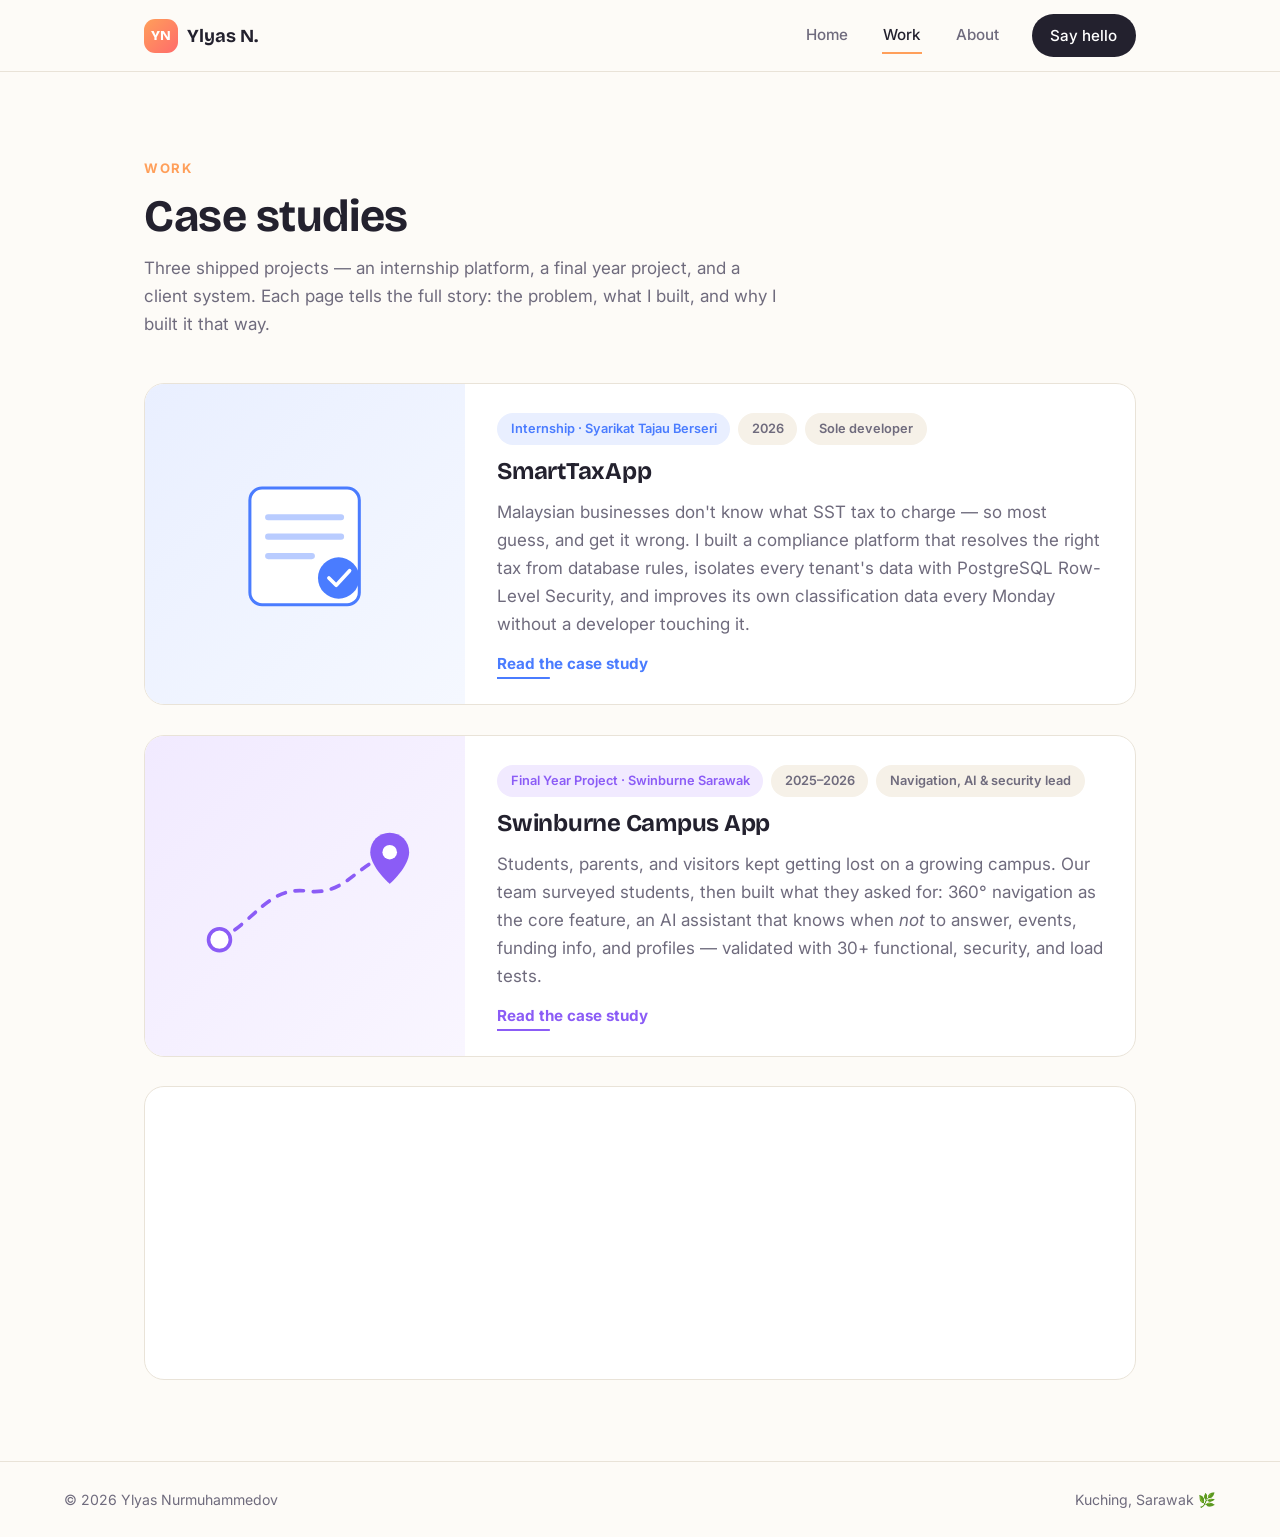
<file: work.html>
<!DOCTYPE html>
<html lang="en">
<head>
  <meta charset="UTF-8" />
  <meta name="viewport" content="width=device-width, initial-scale=1.0" />
  <title>Work — Ylyas Nurmuhammedov</title>
  <meta name="description" content="Case studies: SmartTaxApp, Swinburne Campus App, Semangoh Park Guard System." />
  <link rel="preconnect" href="https://fonts.googleapis.com" />
  <link rel="preconnect" href="https://fonts.gstatic.com" crossorigin />
  <link href="https://fonts.googleapis.com/css2?family=Bricolage+Grotesque:wght@400..800&family=Inter:wght@400..800&display=swap" rel="stylesheet" />
  <link rel="stylesheet" href="css/style.css?v=10" />
</head>
<body>

  <div class="progress" aria-hidden="true"></div>

  <header class="site-header">
    <div class="site-header__in">
      <a class="logo" href="index.html"><span class="logo__mark">YN</span>Ylyas N.</a>
      <button class="nav-toggle" aria-label="Menu"><span></span><span></span><span></span></button>
      <nav class="site-nav">
        <a href="index.html">Home</a>
        <a href="work.html">Work</a>
        <a href="about.html">About</a>
        <a class="btn-nav" href="mailto:nurmuhammedovylyas0909@gmail.com">Say hello</a>
      </nav>
    </div>
  </header>

  <main>
    <section class="section">
      <div class="wrap">
        <div class="section-head fade in">
          <span class="kicker">Work</span>
          <h2>Case studies</h2>
          <p>Three shipped projects — an internship platform, a final year project, and a client system. Each page tells the full story: the problem, what I built, and why I built it that way.</p>
        </div>

        <div class="work-list">
          <a class="work-row pcard--blue fade" href="smarttax.html">
            <div class="pcard__art" aria-hidden="true">
              <svg viewBox="0 0 200 120" fill="none">
                <rect x="55" y="14" width="90" height="96" rx="10" fill="#fff" stroke="#4a7cff" stroke-width="2.5"/>
                <path d="M70 38h60M70 54h60M70 70h36" stroke="#b9ccff" stroke-width="5" stroke-linecap="round"/>
                <circle cx="128" cy="88" r="17" fill="#4a7cff"/>
                <path d="M120 88l6 6 11-12" stroke="#fff" stroke-width="3" stroke-linecap="round" stroke-linejoin="round" fill="none"/>
              </svg>
            </div>
            <div class="work-row__body">
              <div class="pcard__meta">
                <span class="pill pill--blue">Internship · Syarikat Tajau Berseri</span>
                <span class="pill">2026</span>
                <span class="pill">Sole developer</span>
              </div>
              <h3>SmartTaxApp</h3>
              <p>Malaysian businesses don't know what SST tax to charge — so most guess, and get it wrong. I built a compliance platform that resolves the right tax from database rules, isolates every tenant's data with PostgreSQL Row-Level Security, and improves its own classification data every Monday without a developer touching it.</p>
              <span class="pcard__go" style="color: var(--blue);">Read the case study</span>
            </div>
          </a>

          <a class="work-row pcard--violet fade" href="campus.html">
            <div class="pcard__art" aria-hidden="true">
              <svg viewBox="0 0 200 120" fill="none">
                <path d="M30 96 C60 80 70 52 102 56 C134 60 142 34 170 26" stroke="#8b5cf6" stroke-width="3" stroke-dasharray="7 8" stroke-linecap="round"/>
                <circle cx="30" cy="96" r="9" fill="#fff" stroke="#8b5cf6" stroke-width="3"/>
                <path d="M170 8c-9 0-16 7-16 16 0 12 16 26 16 26s16-14 16-26c0-9-7-16-16-16z" fill="#8b5cf6"/>
                <circle cx="170" cy="24" r="6" fill="#fff"/>
              </svg>
            </div>
            <div class="work-row__body">
              <div class="pcard__meta">
                <span class="pill pill--violet">Final Year Project · Swinburne Sarawak</span>
                <span class="pill">2025–2026</span>
                <span class="pill">Navigation, AI &amp; security lead</span>
              </div>
              <h3>Swinburne Campus App</h3>
              <p>Students, parents, and visitors kept getting lost on a growing campus. Our team surveyed students, then built what they asked for: 360° navigation as the core feature, an AI assistant that knows when <em>not</em> to answer, events, funding info, and profiles — validated with 30+ functional, security, and load tests.</p>
              <span class="pcard__go" style="color: var(--violet);">Read the case study</span>
            </div>
          </a>

          <a class="work-row pcard--green fade" href="semangoh.html">
            <div class="pcard__art" aria-hidden="true">
              <svg viewBox="0 0 200 120" fill="none">
                <path d="M100 100c0-34 14-58 44-66-2 34-16 56-44 66z" fill="#1f9d61"/>
                <path d="M100 100c0-28-12-48-36-55 2 28 14 46 36 55z" fill="#5fc78f"/>
                <path d="M100 100v8" stroke="#1f9d61" stroke-width="3" stroke-linecap="round"/>
                <path d="M132 28c6-6 16-6 22 0M138 36c3-3 8-3 11 0" stroke="#1f9d61" stroke-width="2.5" stroke-linecap="round"/>
              </svg>
            </div>
            <div class="work-row__body">
              <div class="pcard__meta">
                <span class="pill pill--green">Client project · Semangoh Wildlife Centre</span>
                <span class="pill">2025–2026</span>
                <span class="pill">IoT + ML + App</span>
              </div>
              <h3>Semangoh Park Guard System</h3>
              <p>A wildlife centre with endangered plants and no early-warning system for intrusions. We walked the rainforest zones first, then built ESP32 sensor devices with clean one-event-one-record alerting, a real-time ranger dashboard, and an AI model that identifies rare plants from a phone camera.</p>
              <span class="pcard__go" style="color: var(--green);">Read the case study</span>
            </div>
          </a>
        </div>
      </div>
    </section>
  </main>

  <footer class="site-footer">
    <span>© 2026 Ylyas Nurmuhammedov</span>
    <span>Kuching, Sarawak 🌿</span>
  </footer>

  <script src="js/site.js?v=5"></script>
</body>
</html>
</file>
<file: css/style.css>
/* ============================================================
   Ylyas Nurmuhammedov — portfolio v2
   Warm, friendly, multi-page. Native scroll, light animations.
   ============================================================ */

/* ---------- tokens ---------- */
:root {
  --bg:        #fdfbf7;
  --bg-soft:   #f6f1e8;
  --card:      #ffffff;
  --ink:       #23212e;
  --muted:     #6f6b7d;
  --line:      #e9e3d8;

  --blue:      #4a7cff;   /* SmartTax */
  --blue-soft: #e9efff;
  --violet:    #8b5cf6;   /* Campus app */
  --violet-soft:#f1eaff;
  --green:     #1f9d61;   /* Semangoh */
  --green-soft:#e3f5eb;
  --peach:     #ff9f5a;
  --peach-soft:#fff0e2;
  --coral:     #ff6b6b;

  --f-display: "Bricolage Grotesque", sans-serif;
  --f-body:    "Inter", sans-serif;

  --r: 20px;
  --shadow: 0 12px 32px rgba(35, 33, 46, 0.08);
  --shadow-lg: 0 24px 60px rgba(35, 33, 46, 0.12);
  --pad-x: clamp(1.25rem, 5vw, 4rem);
  --maxw: 1120px;
}

/* ---------- base ---------- */
*, *::before, *::after { box-sizing: border-box; margin: 0; padding: 0; }

html { scroll-behavior: smooth; }

body {
  background: var(--bg);
  color: var(--ink);
  font-family: var(--f-body);
  font-size: 1.0625rem;
  line-height: 1.65;
  -webkit-font-smoothing: antialiased;
}

h1, h2, h3, h4 { font-family: var(--f-display); line-height: 1.12; letter-spacing: -0.01em; }

a { color: inherit; text-decoration: none; }
img { display: block; max-width: 100%; }

.wrap { max-width: var(--maxw); margin: 0 auto; padding-left: var(--pad-x); padding-right: var(--pad-x); }

::selection { background: var(--peach); color: #fff; }

/* ---------- reveal on scroll (lightweight) ---------- */
.fade {
  opacity: 0;
  transform: translateY(18px);
  transition: opacity 0.7s ease, transform 0.7s cubic-bezier(0.22, 1, 0.36, 1);
}
.fade.in { opacity: 1; transform: none; }
@media (prefers-reduced-motion: reduce) {
  .fade { opacity: 1; transform: none; transition: none; }
  html { scroll-behavior: auto; }
}

/* ---------- header ---------- */
.site-header {
  position: sticky;
  top: 0;
  z-index: 50;
  background: rgba(253, 251, 247, 0.85);
  backdrop-filter: blur(12px);
  border-bottom: 1px solid var(--line);
}
.site-header__in {
  max-width: var(--maxw);
  margin: 0 auto;
  padding: 0.9rem var(--pad-x);
  display: flex;
  align-items: center;
  justify-content: space-between;
  gap: 1.5rem;
}
.logo {
  font-family: var(--f-display);
  font-weight: 700;
  font-size: 1.15rem;
  display: flex; align-items: center; gap: 0.55rem;
}
.logo__mark {
  width: 34px; height: 34px;
  border-radius: 11px;
  background: linear-gradient(135deg, var(--peach), var(--coral));
  color: #fff;
  display: grid; place-items: center;
  font-size: 0.85rem;
  font-weight: 800;
}
.site-nav { display: flex; align-items: center; gap: clamp(1rem, 2.5vw, 2rem); font-weight: 500; font-size: 0.95rem; }
.site-nav a { color: var(--muted); padding: 0.3rem 0.1rem; border-bottom: 2px solid transparent; transition: color 0.2s, border-color 0.2s; }
.site-nav a:hover { color: var(--ink); }
.site-nav a.active { color: var(--ink); border-bottom-color: var(--peach); }
.btn-nav {
  background: var(--ink);
  color: #fff !important;
  padding: 0.55rem 1.15rem !important;
  border-radius: 999px;
  border-bottom: none !important;
  transition: transform 0.2s, background 0.2s;
}
.btn-nav:hover { background: #3a3748; transform: translateY(-1px); }

.nav-toggle { display: none; background: none; border: none; cursor: pointer; padding: 0.4rem; }
.nav-toggle span { display: block; width: 22px; height: 2px; background: var(--ink); margin: 5px 0; border-radius: 2px; transition: 0.25s; }

@media (max-width: 760px) {
  .nav-toggle { display: block; }
  .site-nav {
    position: absolute;
    top: 100%; left: 0; right: 0;
    flex-direction: column;
    align-items: stretch;
    background: var(--bg);
    border-bottom: 1px solid var(--line);
    padding: 1rem var(--pad-x) 1.4rem;
    display: none;
  }
  .site-nav.open { display: flex; }
  .site-nav a { padding: 0.6rem 0; border-bottom: none; }
  .btn-nav { text-align: center; }
}

/* ---------- buttons ---------- */
.btn {
  display: inline-flex; align-items: center; gap: 0.5rem;
  font-weight: 600;
  font-size: 1rem;
  padding: 0.85rem 1.6rem;
  border-radius: 999px;
  transition: transform 0.2s, box-shadow 0.2s, background 0.2s;
}
.btn--primary { background: var(--ink); color: #fff; box-shadow: var(--shadow); }
.btn--primary:hover { transform: translateY(-2px); box-shadow: var(--shadow-lg); }
.btn--ghost { border: 1.5px solid var(--line); background: var(--card); }
.btn--ghost:hover { border-color: var(--ink); transform: translateY(-2px); }

/* ---------- pills / tags ---------- */
.pill {
  display: inline-flex; align-items: center; gap: 0.4rem;
  font-size: 0.8rem;
  font-weight: 600;
  padding: 0.35rem 0.85rem;
  border-radius: 999px;
  background: var(--bg-soft);
  color: var(--muted);
}
.pill--blue   { background: var(--blue-soft);   color: var(--blue); }
.pill--violet { background: var(--violet-soft); color: var(--violet); }
.pill--green  { background: var(--green-soft);  color: var(--green); }
.pill--peach  { background: var(--peach-soft);  color: #d97a2e; }

/* ---------- section scaffold ---------- */
.section { padding: clamp(3.5rem, 9vh, 6rem) 0; }
.section--soft { background: var(--bg-soft); }
.section-head { max-width: 640px; margin-bottom: clamp(2rem, 5vh, 3.2rem); }
.section-head .kicker {
  display: inline-block;
  font-weight: 700;
  font-size: 0.82rem;
  letter-spacing: 0.12em;
  text-transform: uppercase;
  color: var(--peach);
  margin-bottom: 0.7rem;
}
.section-head h2 { font-size: clamp(1.9rem, 4.5vw, 2.8rem); font-weight: 700; }
.section-head p { color: var(--muted); margin-top: 0.8rem; }

/* ============================================================
   HOME — hero
   ============================================================ */
.hero {
  position: relative;
  overflow: hidden;
  padding: clamp(3rem, 7vh, 5.5rem) 0 clamp(2.5rem, 6vh, 4.5rem);
}
/* slow-rotating aurora behind the hero (pre-blurred gradients — no filter, cheap) */
.hero::before {
  content: "";
  position: absolute;
  left: 50%; top: 50%;
  width: 150%; aspect-ratio: 1;
  transform: translate(-50%, -50%);
  background:
    radial-gradient(32% 32% at 28% 30%, rgba(255, 214, 165, 0.55) 0%, transparent 70%),
    radial-gradient(30% 30% at 74% 24%, rgba(214, 196, 255, 0.5) 0%, transparent 70%),
    radial-gradient(36% 36% at 70% 74%, rgba(186, 235, 207, 0.5) 0%, transparent 70%),
    radial-gradient(26% 26% at 28% 78%, rgba(255, 199, 190, 0.5) 0%, transparent 70%);
  border-radius: 50%;
  animation: aurora-spin 36s linear infinite;
  will-change: transform;
  pointer-events: none;
}
@keyframes aurora-spin {
  from { transform: translate(-50%, -50%) rotate(0deg); }
  to   { transform: translate(-50%, -50%) rotate(360deg); }
}
@media (prefers-reduced-motion: reduce) { .hero::before { animation: none; } }

/* scroll progress bar */
.progress {
  position: fixed;
  top: 0; left: 0;
  width: 100%; height: 3px;
  z-index: 60;
  background: linear-gradient(90deg, var(--peach), var(--coral), var(--violet), var(--blue));
  transform: scaleX(0);
  transform-origin: left;
  pointer-events: none;
}

/* ---------- AI sidekick robot ---------- */
.bot {
  position: absolute;
  left: -76px; bottom: -14px;
  width: 128px;
  z-index: 2;
  filter: drop-shadow(0 14px 22px rgba(35, 33, 46, 0.18));
  animation: bot-bob 4.5s ease-in-out infinite;
}
@keyframes bot-bob {
  0%, 100% { transform: translateY(0); }
  50%      { transform: translateY(-10px); }
}
.bot__bubble {
  position: absolute;
  bottom: calc(100% + 8px);
  left: 24px;
  background: var(--card);
  border: 1.5px solid var(--line);
  border-radius: 14px 14px 14px 4px;
  box-shadow: var(--shadow);
  padding: 0.5rem 0.85rem;
  font-size: 0.8rem;
  font-weight: 600;
  white-space: nowrap;
  min-height: 2.1em;
}
.bot__caret {
  display: inline-block;
  width: 2px; height: 0.95em;
  background: var(--ink);
  margin-left: 2px;
  vertical-align: -0.12em;
  animation: caret-blink 0.9s steps(1) infinite;
}
@keyframes caret-blink { 50% { opacity: 0; } }
.bot__tip { animation: tip-pulse 1.5s ease-in-out infinite; }
@keyframes tip-pulse { 50% { opacity: 0.3; } }
.bot__core { animation: core-pulse 2.4s ease-in-out infinite; transform-origin: 60px 100px; }
@keyframes core-pulse {
  0%, 100% { transform: scale(1); fill: #8b5cf6; }
  50%      { transform: scale(1.25); fill: #ff6b6b; }
}
.bot__arm {
  transform-origin: 93px 82px;
  animation: bot-wave 3.4s ease-in-out infinite;
}
@keyframes bot-wave {
  0%, 50%, 100% { transform: rotate(0deg); }
  60% { transform: rotate(-38deg); }
  70% { transform: rotate(-10deg); }
  80% { transform: rotate(-38deg); }
}
@media (max-width: 860px) {
  .bot { left: auto; right: -14px; bottom: -16px; width: 88px; }
  .bot__bubble { left: auto; right: 18px; border-radius: 14px 14px 4px 14px; font-size: 0.72rem; }
}
@media (prefers-reduced-motion: reduce) {
  .bot, .bot__arm, .bot__core, .bot__tip { animation: none; }
}

.hero__grid {
  position: relative;
  display: grid;
  grid-template-columns: 1.1fr 1fr;
  gap: clamp(2rem, 6vw, 5rem);
  align-items: center;
}
@media (max-width: 860px) {
  .hero__grid { grid-template-columns: 1fr; }
  .hero__grid .hero__photo { order: -1; max-width: 280px; }
}

.hero__hello {
  display: inline-flex; align-items: center; gap: 0.5rem;
  background: var(--card);
  border: 1px solid var(--line);
  border-radius: 999px;
  padding: 0.45rem 1.05rem;
  font-weight: 600;
  font-size: 0.92rem;
  box-shadow: var(--shadow);
  margin-bottom: 1.4rem;
}

.hero h1 {
  font-size: clamp(2.4rem, 5.4vw, 4rem);
  font-weight: 800;
  letter-spacing: -0.02em;
  line-height: 1.05;
}
.hero h1 .hl {
  background: linear-gradient(90deg, var(--blue), var(--violet), var(--coral), var(--blue));
  background-size: 300% 100%;
  -webkit-background-clip: text;
  background-clip: text;
  color: transparent;
  animation: hue-slide 7s linear infinite;
}
@keyframes hue-slide { to { background-position: -300% 0; } }
.hero__sub { color: var(--muted); font-size: 1.1rem; margin-top: 1.2rem; max-width: 34em; }
.hero__cta { display: flex; flex-wrap: wrap; gap: 0.9rem; margin-top: 2rem; }

.hero__social { display: flex; flex-wrap: wrap; gap: 0.8rem; margin-top: 2.4rem; }
.social-chip {
  display: inline-flex; align-items: center; gap: 0.55rem;
  background: var(--card);
  border: 1.5px solid var(--line);
  border-radius: 999px;
  padding: 0.55rem 1.2rem;
  font-weight: 600;
  font-size: 0.93rem;
  transition: transform 0.2s, box-shadow 0.2s, border-color 0.2s;
}
.social-chip:hover { transform: translateY(-3px); box-shadow: var(--shadow); border-color: var(--ink); }
.social-chip img { width: 18px; height: 18px; }

.hero__photo { position: relative; justify-self: center; width: 100%; max-width: 400px; }
.hero__photo img {
  width: 100%;
  aspect-ratio: 4 / 4.6;
  object-fit: cover;
  object-position: 50% 62%;
  border-radius: 32px;
  box-shadow: var(--shadow-lg);
  transition: transform 0.45s cubic-bezier(0.22, 1, 0.36, 1);
}
.hero__photo:hover img { transform: rotate(-2deg) scale(1.03); }
.hero__photo::before {
  content: "";
  position: absolute;
  inset: -14px;
  border-radius: 40px;
  background: linear-gradient(140deg, var(--peach), var(--coral) 45%, var(--violet));
  opacity: 0.18;
  z-index: -1;
}

/* ============================================================
   project cards (home + work page)
   ============================================================ */
.cards { display: grid; gap: 1.5rem; }
.cards--3 { grid-template-columns: repeat(3, 1fr); }
@media (max-width: 960px) { .cards--3 { grid-template-columns: 1fr; } }

.pcard {
  display: flex;
  flex-direction: column;
  background: var(--card);
  border: 1px solid var(--line);
  border-radius: var(--r);
  overflow: hidden;
  transition: transform 0.25s cubic-bezier(0.22, 1, 0.36, 1), box-shadow 0.25s;
}
.pcard:hover { transform: translateY(-6px); box-shadow: var(--shadow-lg); }

.pcard__art {
  height: 168px;
  display: grid;
  place-items: center;
  position: relative;
  overflow: hidden;
}
.pcard__art svg { width: 76%; height: auto; max-height: 78%; }
.pcard--blue   .pcard__art { background: linear-gradient(135deg, var(--blue-soft), #f5f8ff); }
.pcard--violet .pcard__art { background: linear-gradient(135deg, var(--violet-soft), #f9f6ff); }
.pcard--green  .pcard__art { background: linear-gradient(135deg, var(--green-soft), #f2fbf6); }

.pcard__body { padding: 1.5rem 1.5rem 1.7rem; display: flex; flex-direction: column; gap: 0.75rem; flex: 1; }
.pcard__meta { display: flex; gap: 0.5rem; flex-wrap: wrap; }
.pcard h3 { font-size: 1.35rem; font-weight: 700; }
.pcard p { color: var(--muted); font-size: 0.97rem; flex: 1; }
.pcard__go {
  font-weight: 700;
  font-size: 0.95rem;
  display: inline-block;
  position: relative;
  align-self: flex-start;
}
.pcard--blue .pcard__go { color: var(--blue); }
.pcard--violet .pcard__go { color: var(--violet); }
.pcard--green .pcard__go { color: var(--green); }
.pcard__go::after {
  content: "";
  position: absolute;
  left: 0; bottom: -3px;
  width: 100%; height: 2px;
  background: currentColor;
  transform: scaleX(0.35);
  transform-origin: left;
  transition: transform 0.3s cubic-bezier(0.22, 1, 0.36, 1);
}
.pcard:hover .pcard__go::after, .work-row:hover .pcard__go::after { transform: scaleX(1); }

/* ============================================================
   badges strip
   ============================================================ */
.badges { display: grid; grid-template-columns: repeat(3, 1fr); gap: 1.5rem; }
@media (max-width: 760px) { .badges { grid-template-columns: 1fr; } }
.badge-card {
  background: var(--card);
  border: 1px solid var(--line);
  border-radius: var(--r);
  padding: 1.6rem;
  text-align: center;
  transition: transform 0.25s, box-shadow 0.25s;
}
.badge-card:hover { transform: translateY(-5px); box-shadow: var(--shadow-lg); }
.badge-card img { width: 120px; margin: 0 auto 1rem; }
.badge-card h3 { font-size: 1.02rem; font-weight: 700; }
.badge-card span { display: block; color: var(--muted); font-size: 0.85rem; margin-top: 0.3rem; }

/* ============================================================
   quote / vision teaser
   ============================================================ */
.vision-teaser {
  background: var(--ink);
  color: #fff;
  border-radius: calc(var(--r) + 8px);
  padding: clamp(2.2rem, 6vw, 3.8rem);
  position: relative;
  overflow: hidden;
}
.vision-teaser::after {
  content: "";
  position: absolute;
  width: 340px; height: 340px;
  border-radius: 50%;
  background: radial-gradient(circle, rgba(255, 159, 90, 0.35), transparent 70%);
  top: -120px; right: -80px;
}
.vision-teaser .kicker { color: var(--peach); font-weight: 700; font-size: 0.82rem; letter-spacing: 0.12em; text-transform: uppercase; }
.vision-teaser blockquote {
  font-family: var(--f-display);
  font-size: clamp(1.25rem, 2.8vw, 1.75rem);
  font-weight: 600;
  line-height: 1.4;
  margin: 1rem 0 1.6rem;
  max-width: 26em;
}
.vision-teaser .btn--light { background: #fff; color: var(--ink); }
.vision-teaser .btn--light:hover { transform: translateY(-2px); }

/* ============================================================
   contact CTA + footer
   ============================================================ */
.contact { text-align: center; }
.contact h2 { font-size: clamp(2rem, 5vw, 3rem); font-weight: 800; }
.contact p { color: var(--muted); max-width: 32em; margin: 1rem auto 0; }
.contact .btn { margin-top: 2rem; }
.contact__links { display: flex; justify-content: center; gap: 1.6rem; margin-top: 1.8rem; font-weight: 600; font-size: 0.95rem; }
.contact__links a { color: var(--muted); transition: color 0.2s; }
.contact__links a:hover { color: var(--ink); }

.site-footer {
  border-top: 1px solid var(--line);
  padding: 1.6rem var(--pad-x);
  display: flex;
  justify-content: space-between;
  gap: 1rem;
  flex-wrap: wrap;
  font-size: 0.88rem;
  color: var(--muted);
}

/* ============================================================
   ABOUT page
   ============================================================ */
.about-hero { display: grid; grid-template-columns: 380px 1fr; gap: clamp(2rem, 5vw, 4rem); align-items: stretch; }
@media (max-width: 820px) { .about-hero { grid-template-columns: 1fr; align-items: start; } .about-hero__photo { max-width: 320px; } .about-hero__photo img { height: auto; aspect-ratio: 4/5.6; } }
.about-hero__photo img {
  width: 100%;
  height: 88%;
  border-radius: 28px;
  object-fit: cover;
  object-position: 50% 78%;
  box-shadow: var(--shadow-lg);
}
.about-hero h1 { font-size: clamp(2.1rem, 5vw, 3.1rem); font-weight: 800; }
.about-hero .lede { font-size: 1.15rem; color: var(--muted); margin-top: 1rem; }
.about-hero .body-text p { margin-top: 1rem; color: var(--ink); }

.pillars { display: grid; grid-template-columns: repeat(3, 1fr); gap: 1.4rem; }
@media (max-width: 920px) { .pillars { grid-template-columns: 1fr; } }
.pillar {
  background: var(--card);
  border: 1px solid var(--line);
  border-radius: var(--r);
  padding: 1.8rem 1.6rem;
  transition: transform 0.25s, box-shadow 0.25s;
}
.pillar:hover { transform: translateY(-5px); box-shadow: var(--shadow-lg); }
.pillar__icon {
  width: 46px; height: 46px;
  border-radius: 14px;
  display: grid; place-items: center;
  font-size: 1.3rem;
  margin-bottom: 1rem;
}
.pillar:nth-child(1) .pillar__icon { background: var(--blue-soft); }
.pillar:nth-child(2) .pillar__icon { background: var(--green-soft); }
.pillar:nth-child(3) .pillar__icon { background: var(--peach-soft); }
.pillar h3 { font-size: 1.15rem; font-weight: 700; margin-bottom: 0.6rem; }
.pillar p { color: var(--muted); font-size: 0.95rem; }

/* grouped toolbox (about page) */
.toolbox-groups {
  display: grid;
  grid-template-columns: repeat(3, 1fr);
  gap: 1.8rem;
  align-items: start;
}
@media (max-width: 920px) { .toolbox-groups { grid-template-columns: 1fr; } }

.toolbox-group {
  position: relative;
  background: var(--card);
  border: 1px solid var(--line);
  border-radius: var(--r);
  padding: 2rem 1.8rem 2.1rem;
  overflow: hidden;
  transition: transform 0.28s cubic-bezier(0.22,1,0.36,1), box-shadow 0.28s, border-color 0.28s;
}
/* colored glow accent in the corner of each card */
.toolbox-group::before {
  content: "";
  position: absolute;
  top: -60px; right: -60px;
  width: 150px; height: 150px;
  border-radius: 50%;
  opacity: 0.5;
  transition: opacity 0.3s, transform 0.45s cubic-bezier(0.22,1,0.36,1);
  pointer-events: none;
}
/* top accent bar */
.toolbox-group::after {
  content: "";
  position: absolute;
  top: 0; left: 0; right: 0;
  height: 4px;
}
.toolbox-group:hover { transform: translateY(-6px); box-shadow: var(--shadow-lg); }
.toolbox-group:hover::before { opacity: 0.8; transform: scale(1.15); }

.toolbox-group--blue::before  { background: radial-gradient(circle, rgba(74,124,255,0.35), transparent 70%); }
.toolbox-group--blue::after   { background: linear-gradient(90deg, var(--blue), #9db8ff); }
.toolbox-group--green::before { background: radial-gradient(circle, rgba(31,157,97,0.32), transparent 70%); }
.toolbox-group--green::after  { background: linear-gradient(90deg, var(--green), #5fd39b); }
.toolbox-group--peach::before { background: radial-gradient(circle, rgba(255,159,90,0.4), transparent 70%); }
.toolbox-group--peach::after  { background: linear-gradient(90deg, var(--peach), var(--coral)); }

.toolbox-group__head {
  position: relative;
  z-index: 1;
  display: flex;
  align-items: center;
  gap: 0.9rem;
  margin-bottom: 1.7rem;
}
.toolbox-group__icon {
  flex: none;
  width: 48px; height: 48px;
  border-radius: 14px;
  display: grid; place-items: center;
  font-size: 1.4rem;
  box-shadow: var(--shadow);
}
.toolbox-group--blue  .toolbox-group__icon { background: var(--blue-soft); }
.toolbox-group--green .toolbox-group__icon { background: var(--green-soft); }
.toolbox-group--peach .toolbox-group__icon { background: var(--peach-soft); }
.toolbox-group__head h3 { font-size: 1.12rem; font-weight: 700; line-height: 1.2; }
.toolbox-group__sub { display: block; color: var(--muted); font-size: 0.82rem; font-weight: 500; margin-top: 0.15rem; }

/* vision intro lead-in */
.vision-lead { max-width: 760px; margin-bottom: 2.4rem; }
.vision-lead p { color: #3c3947; }
.vision-lead p + p { margin-top: 1rem; }

.skills-row { display: flex; flex-wrap: wrap; gap: 0.65rem; position: relative; z-index: 1; }
.skill-chip {
  display: inline-flex; align-items: center; gap: 0.5rem;
  background: var(--bg);
  border: 1px solid var(--line);
  border-radius: 999px;
  padding: 0.5rem 1rem;
  font-weight: 600;
  font-size: 0.9rem;
  transition: transform 0.2s, box-shadow 0.2s, border-color 0.2s, background 0.2s;
}
.skill-chip:hover {
  transform: translateY(-2px) scale(1.03);
  box-shadow: var(--shadow);
  background: var(--card);
  border-color: var(--ink);
}
.skill-chip img { width: 18px; height: 18px; }
/* chips inside a category card sit on white, lift with the card's accent */
.toolbox-group .skill-chip { background: var(--bg); }
.toolbox-group--blue  .skill-chip:hover { border-color: var(--blue); }
.toolbox-group--green .skill-chip:hover { border-color: var(--green); }
.toolbox-group--peach .skill-chip:hover { border-color: var(--peach); }

.xp-card {
  background: var(--card);
  border: 1px solid var(--line);
  border-radius: var(--r);
  padding: 1.7rem 1.8rem;
  display: grid;
  grid-template-columns: auto 1fr;
  gap: 1.2rem;
  align-items: start;
}
.xp-card + .xp-card { margin-top: 1rem; }
.xp-card__icon {
  width: 46px; height: 46px;
  border-radius: 14px;
  display: grid; place-items: center;
  font-size: 1.25rem;
  background: var(--bg-soft);
}
.xp-card h3 { font-size: 1.12rem; font-weight: 700; }
.xp-card .where { color: var(--muted); font-size: 0.92rem; margin-top: 0.15rem; }
.xp-card p { color: var(--muted); font-size: 0.95rem; margin-top: 0.6rem; }

/* ============================================================
   CASE STUDY pages
   ============================================================ */
.case-hero { padding: clamp(2.5rem, 7vh, 4.5rem) 0 clamp(2rem, 5vh, 3rem); }
.case-hero .back {
  display: inline-flex; align-items: center; gap: 0.4rem;
  color: var(--muted); font-weight: 600; font-size: 0.92rem;
  margin-bottom: 1.6rem;
  transition: color 0.2s;
}
.case-hero .back:hover { color: var(--ink); }
.case-hero__tags { display: flex; gap: 0.5rem; flex-wrap: wrap; margin-bottom: 1.1rem; }
.case-hero h1 { font-size: clamp(2.2rem, 6vw, 3.6rem); font-weight: 800; letter-spacing: -0.02em; }
.case-hero .lede { font-size: 1.18rem; color: var(--muted); margin-top: 1.1rem; max-width: 38em; }

.case-meta {
  display: grid;
  grid-template-columns: repeat(4, 1fr);
  gap: 1rem;
  margin-top: 2.2rem;
  border: 1px solid var(--line);
  background: var(--card);
  border-radius: var(--r);
  padding: 1.4rem 1.6rem;
}
@media (max-width: 760px) { .case-meta { grid-template-columns: repeat(2, 1fr); } }
.case-meta div span { display: block; font-size: 0.78rem; font-weight: 700; letter-spacing: 0.08em; text-transform: uppercase; color: var(--muted); }
.case-meta div strong { font-size: 0.98rem; font-weight: 600; }

.case-body { max-width: 760px; }
.case-body h2 {
  font-size: clamp(1.5rem, 3.4vw, 2rem);
  font-weight: 700;
  margin: 2.8em 0 0.8em;
}
.case-body h2:first-child { margin-top: 0; }
.case-body h3 { font-size: 1.15rem; font-weight: 700; margin: 1.8em 0 0.5em; }
.case-body p { margin: 0.9em 0; color: #3c3947; }
.case-body ul { margin: 0.9em 0 0.9em 1.2em; color: #3c3947; }
.case-body li { margin: 0.45em 0; }

.callout {
  border-radius: var(--r);
  padding: 1.4rem 1.6rem;
  margin: 1.6em 0;
  border: 1px solid var(--line);
}
.callout--blue   { background: var(--blue-soft);   border-color: #d4e0ff; }
.callout--violet { background: var(--violet-soft); border-color: #e2d6ff; }
.callout--green  { background: var(--green-soft);  border-color: #c9ecd9; }
.callout--peach  { background: var(--peach-soft);  border-color: #ffdfc2; }
.callout strong { font-weight: 700; }
.callout p { margin: 0.4em 0 0; }

/* decision blocks */
.decision { border-left: 3px solid var(--line); padding: 0.2rem 0 0.2rem 1.3rem; margin: 1.6em 0; }
.case--blue   .decision { border-color: var(--blue); }
.case--violet .decision { border-color: var(--violet); }
.case--green  .decision { border-color: var(--green); }
.decision h3 { margin: 0 0 0.35em; }
.decision p { margin: 0.5em 0; }

/* flow diagram (SmartTax pipeline) */
.flow {
  display: flex;
  flex-wrap: wrap;
  gap: 0.6rem;
  align-items: stretch;
  margin: 1.6em 0;
}
.flow__step {
  flex: 1 1 100px;
  background: var(--card);
  border: 1px solid var(--line);
  border-radius: 14px;
  padding: 0.85rem 0.9rem;
  font-size: 0.85rem;
  font-weight: 600;
  text-align: center;
  display: flex; flex-direction: column; gap: 0.25rem; justify-content: center;
  position: relative;
}
.flow__step em { font-style: normal; font-weight: 500; color: var(--muted); font-size: 0.78rem; }
.flow__n {
  width: 24px; height: 24px;
  margin: 0 auto 0.2rem;
  border-radius: 50%;
  background: var(--ink);
  color: #fff;
  font-size: 0.72rem;
  font-weight: 700;
  display: grid; place-items: center;
}
.flow__step--hi { background: var(--blue-soft); border-color: #d4e0ff; }
.flow__step--hi .flow__n { background: var(--blue); }

/* stat chips (tests breakdown etc.) */
.stat-chips { display: flex; flex-wrap: wrap; gap: 0.8rem; margin: 1.4em 0; }
.stat-chip {
  background: var(--card);
  border: 1px solid var(--line);
  border-radius: 14px;
  padding: 0.8rem 1.2rem;
  text-align: center;
}
.stat-chip strong { display: block; font-family: var(--f-display); font-size: 1.45rem; font-weight: 800; }
.stat-chip span { font-size: 0.82rem; color: var(--muted); font-weight: 600; }

/* sensor / feature mini-cards */
.mini-cards { display: grid; grid-template-columns: repeat(3, 1fr); gap: 1rem; margin: 1.4em 0; }
@media (max-width: 700px) { .mini-cards { grid-template-columns: 1fr; } }
.mini-card {
  background: var(--card);
  border: 1px solid var(--line);
  border-radius: 16px;
  padding: 1.2rem;
}
.mini-card .ic { font-size: 1.4rem; }
.mini-card h4 { font-size: 0.98rem; font-weight: 700; margin: 0.5rem 0 0.3rem; }
.mini-card p { font-size: 0.88rem; color: var(--muted); margin: 0; }

/* stack icon row */
.stack-row { display: flex; flex-wrap: wrap; gap: 0.7rem; margin: 1.2em 0 0; }

/* outcome panel */
.outcome {
  border-radius: var(--r);
  padding: 1.6rem 1.8rem;
  margin: 1.6em 0;
  color: #fff;
}
.case--blue   .outcome { background: linear-gradient(135deg, var(--blue), #6e96ff); }
.case--violet .outcome { background: linear-gradient(135deg, var(--violet), #a98bff); }
.case--green  .outcome { background: linear-gradient(135deg, var(--green), #3cba7e); }
.outcome h2 { color: #fff; margin: 0 0 0.5em !important; }
.outcome p { color: rgba(255,255,255,0.92) !important; margin: 0.5em 0; }

/* next-project footer */
.next-case {
  margin-top: clamp(3rem, 8vh, 5rem);
  border-top: 1px solid var(--line);
  padding-top: 2.4rem;
  display: flex;
  justify-content: space-between;
  align-items: center;
  gap: 1.5rem;
  flex-wrap: wrap;
}
.next-case span { color: var(--muted); font-weight: 600; font-size: 0.9rem; }
.next-case a {
  font-family: var(--f-display);
  font-size: clamp(1.3rem, 3vw, 1.8rem);
  font-weight: 700;
  border-bottom: 3px solid var(--peach);
  transition: color 0.25s, border-color 0.25s;
}
.next-case a:hover { color: var(--coral); border-color: var(--coral); }

/* work page list */
.work-list { display: flex; flex-direction: column; gap: 1.8rem; }
.work-row {
  display: grid;
  grid-template-columns: 320px 1fr;
  gap: 0;
  background: var(--card);
  border: 1px solid var(--line);
  border-radius: var(--r);
  overflow: hidden;
  transition: transform 0.25s cubic-bezier(0.22,1,0.36,1), box-shadow 0.25s;
}
.work-row:hover { transform: translateY(-5px); box-shadow: var(--shadow-lg); }
@media (max-width: 820px) { .work-row { grid-template-columns: 1fr; } .work-row .pcard__art { height: 150px; } }
.work-row .pcard__art { height: auto; min-height: 190px; }
.work-row__body { padding: 1.8rem 2rem; display: flex; flex-direction: column; gap: 0.8rem; }
.work-row__body h3 { font-size: 1.5rem; font-weight: 700; }
.work-row__body p { color: var(--muted); }

/* ============================================================
   STORY — "The Leap of Faith" (about page)
   ============================================================ */
.story { position: relative; max-width: 740px; }
.story::before {
  content: "";
  position: absolute;
  left: 25px; top: 10px; bottom: 10px;
  width: 3px;
  border-radius: 3px;
  background: linear-gradient(180deg, var(--peach), var(--coral), var(--violet), var(--blue), var(--green));
  opacity: 0.55;
}
.story-ch {
  position: relative;
  display: grid;
  grid-template-columns: 52px 1fr;
  gap: 1.4rem;
  padding: 1.6rem 0;
}
.story-ch__n {
  width: 52px; height: 52px;
  border-radius: 18px;
  display: grid; place-items: center;
  font-family: var(--f-display);
  font-weight: 800;
  font-size: 1rem;
  color: #fff;
  position: relative;
  z-index: 1;
  box-shadow: var(--shadow);
}
.story-ch--1 .story-ch__n { background: linear-gradient(135deg, var(--peach), var(--coral)); }
.story-ch--2 .story-ch__n { background: linear-gradient(135deg, var(--coral), var(--violet)); }
.story-ch--3 .story-ch__n { background: linear-gradient(135deg, var(--violet), var(--blue)); }
.story-ch--4 .story-ch__n { background: linear-gradient(135deg, var(--blue), var(--green)); }
.story-ch--5 .story-ch__n { background: linear-gradient(135deg, var(--green), var(--peach)); }
.story-ch h3 { font-size: 1.45rem; font-weight: 700; margin-bottom: 0.6rem; }
.story-ch p { color: #3c3947; margin: 0.7em 0; }
.story-ch p:first-of-type { margin-top: 0; }

.story-quote {
  position: relative;
  z-index: 1;
  margin: 1.6rem 0 1.6rem 0;
  background: var(--ink);
  color: #fff;
  border-radius: calc(var(--r) + 4px);
  padding: clamp(1.8rem, 5vw, 2.6rem);
  font-family: var(--f-display);
  font-size: clamp(1.25rem, 3vw, 1.6rem);
  font-weight: 600;
  line-height: 1.45;
  overflow: hidden;
}
.story-quote::after {
  content: "";
  position: absolute;
  width: 260px; height: 260px;
  border-radius: 50%;
  background: radial-gradient(circle, rgba(255, 107, 107, 0.4), transparent 70%);
  bottom: -110px; right: -70px;
}
.story-quote .who { display: block; margin-top: 1rem; font-family: var(--f-body); font-size: 0.85rem; font-weight: 600; color: var(--peach); }

@media (max-width: 640px) {
  .story::before { left: 19px; }
  .story-ch { grid-template-columns: 40px 1fr; gap: 1rem; }
  .story-ch__n { width: 40px; height: 40px; border-radius: 13px; font-size: 0.85rem; }
}

/* ============================================================
   STORY TEASER (home)
   ============================================================ */
.story-teaser {
  position: relative;
  display: grid;
  grid-template-columns: auto 1fr;
  gap: clamp(1.5rem, 4vw, 3rem);
  align-items: center;
  background: linear-gradient(120deg, #fff4e6, #ffe9e4 45%, #f3ecff);
  border: 1px solid #ffe3c8;
  border-radius: calc(var(--r) + 8px);
  padding: clamp(1.8rem, 5vw, 3rem);
  overflow: hidden;
}
@media (max-width: 720px) { .story-teaser { grid-template-columns: 1fr; } }
.story-teaser__flag {
  font-size: clamp(2.6rem, 7vw, 4rem);
  line-height: 1;
  display: flex;
  flex-direction: column;
  gap: 0.3rem;
  align-items: center;
}
.story-teaser__flag small { font-size: 0.78rem; font-weight: 700; color: #b07c4f; letter-spacing: 0.08em; }
.story-teaser h2 { font-size: clamp(1.6rem, 4vw, 2.3rem); font-weight: 800; }
.story-teaser p { color: #6b5d52; margin-top: 0.8rem; max-width: 36em; }
.story-teaser .btn { margin-top: 1.4rem; }

/* ============================================================
   INTERACTION LAYER — 3D tilt, glare, magnetic, count-up, stagger
   (progressively enhanced; all gated behind hover + motion prefs)
   ============================================================ */

/* count-up stat: hold layout steady while the number animates */
.stat-chip strong[data-count] { font-variant-numeric: tabular-nums; }

@media (hover: hover) and (prefers-reduced-motion: no-preference) {
  /* cards that opt into 3D tilt */
  .tilt {
    position: relative;
    transform-style: preserve-3d;
    transition: transform 0.4s cubic-bezier(0.22, 1, 0.36, 1), box-shadow 0.3s ease;
    will-change: transform;
  }
  /* JS drives this var on hover; cleared on leave so the lift eases back */
  .tilt.is-tilting {
    transition: transform 0.08s linear, box-shadow 0.3s ease;
    box-shadow: var(--shadow-lg);
  }
  /* moving light sheen that tracks the cursor */
  .tilt-glare {
    position: absolute;
    inset: 0;
    border-radius: inherit;
    pointer-events: none;
    z-index: 4;
    opacity: 0;
    transition: opacity 0.35s ease;
    background: radial-gradient(
      240px circle at var(--gx, 50%) var(--gy, 50%),
      rgba(255, 255, 255, 0.6),
      rgba(255, 255, 255, 0) 62%
    );
    mix-blend-mode: soft-light;
  }
  .tilt.is-tilting .tilt-glare { opacity: 1; }
  /* nudge inner content forward for a touch of real depth */
  .tilt > *:not(.tilt-glare) { transform: translateZ(0.01px); }

  /* magnetic elements (buttons) */
  .magnetic { will-change: transform; }
}

/* staggered reveal: JS sets --d when a batch enters together */
.fade { transition-delay: var(--d, 0s); }
</file>
